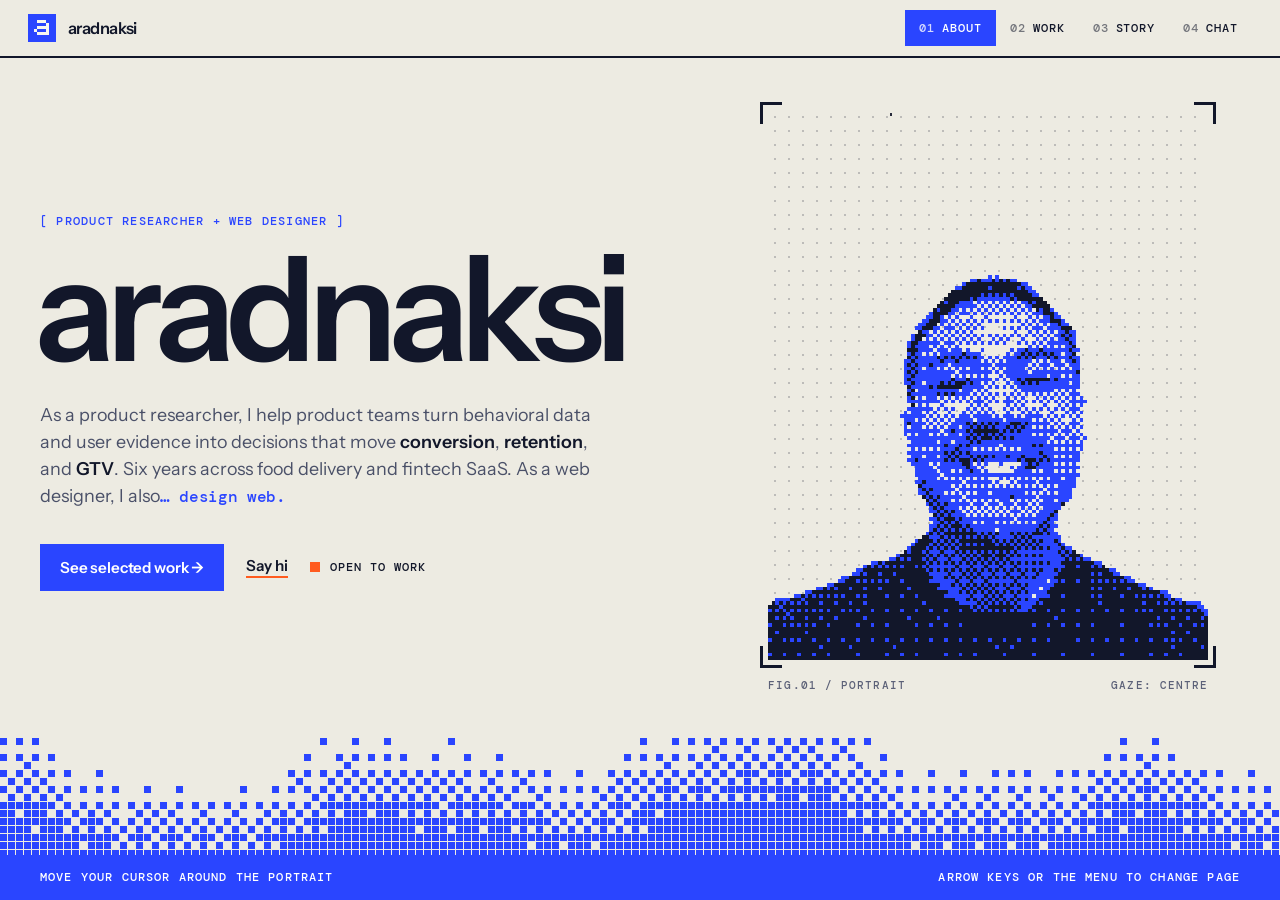
<file: index.html>
<!DOCTYPE html>
<html lang="en">
<head>
<meta charset="UTF-8">
<meta name="viewport" content="width=device-width, initial-scale=1.0">
<title>aradnaksi — product researcher & web designer</title>
<meta name="description" content="Aradnaksi is a product researcher and web designer. Six years across food delivery and fintech SaaS, turning user evidence into decisions that move conversion and retention.">
<meta name="theme-color" content="#EDEBE2">
<meta property="og:title" content="aradnaksi — product researcher & web designer">
<meta property="og:description" content="Product research and web design: user evidence turned into decisions that move conversion and retention.">
<meta property="og:type" content="website">
<link rel="icon" href="/favicon.svg" type="image/svg+xml">
<link rel="icon" href="/favicon-32.png" type="image/png" sizes="32x32">
<link rel="apple-touch-icon" href="/apple-touch-icon.png">
<link rel="preconnect" href="https://fonts.googleapis.com">
<link rel="preconnect" href="https://fonts.gstatic.com" crossorigin>
<link href="https://fonts.googleapis.com/css2?family=DM+Mono:wght@400;500&family=Instrument+Sans:wght@400;500;600;700&display=swap" rel="stylesheet">
<link rel="stylesheet" href="css/main.css">
<link rel="preload" href="content/gaze/px-center.png" as="image" fetchpriority="high">
</head>
<body data-page="about">

  <header class="bar">
    <a class="logo" data-go="about" role="button" tabindex="0" aria-label="aradnaksi, home">
      <svg viewBox="0 0 28 28" aria-hidden="true" shape-rendering="crispEdges"><rect width="28" height="28" fill="#2A45FF"/><path fill="#F7F6F0" d="M9 9h9v3h-9zM18 12h3v3h-3zM9 15h12v3h-12zM6 18h3v3h-3zM9 21h12v3h-12zM18 15h3v9h-3z" transform="translate(0 -3)"/></svg>
      <span class="logo-word">aradnaksi</span>
    </a>
    <nav aria-label="Primary">
      <span class="nav-pill" aria-hidden="true"></span>
      <a data-go="about" class="active"><i>01</i>About</a>
      <a data-go="work"><i>02</i>Work</a>
      <a data-go="story"><i>03</i>Story</a>
      <a data-go="chat"><i>04</i>Chat</a>
    </nav>
  </header>

  <!-- pixelate filter: samples one dot per block-sized tile and grows it back to a block. js/app.js animates the block size. -->
  <svg width="0" height="0" style="position:absolute" aria-hidden="true" focusable="false">
    <filter id="pxf" x="0" y="0" width="100%" height="100%" color-interpolation-filters="sRGB">
      <feFlood x="11" y="11" width="2" height="2" flood-color="#000"/>
      <feComposite width="24" height="24"/>
      <feTile result="px-tiles"/>
      <feComposite in="SourceGraphic" in2="px-tiles" operator="in"/>
      <feMorphology operator="dilate" radius="12"/>
    </filter>
  </svg>

  <canvas id="trail" aria-hidden="true"></canvas>
  <svg id="gazeSvg" aria-hidden="true">
    <path id="gazePath" d=""/>
    <g id="gazeNode"><rect class="gn-dot" x="-5" y="-5" width="10" height="10"/><rect class="gn-bg" x="12" y="6" width="80" height="20"/><text class="gn-txt" x="19" y="20">GAZE 0°</text></g>
  </svg>

  <div class="viewport">
    <div class="track" id="track">

      <!-- ABOUT -->
      <section class="page page--about" data-page="about">
        <div class="hero">
          <div class="intro">
            <p class="kick">[ Product researcher + web designer ]</p>
            <h1 id="heroName" aria-label="aradnaksi">aradnaksi</h1>
            <p class="lead">As a product researcher, I help product teams turn behavioral data and user evidence into decisions that move <b>conversion</b>, <b>retention</b>, and <b>GTV</b>. Six years across food delivery and fintech SaaS. As a web designer, I also<span class="wink">&hellip; design web.</span></p>
            <div class="ctas">
              <a class="btn" data-go="work" role="button" tabindex="0">See selected work &rarr;</a>
              <a class="textlink" data-go="chat" role="button" tabindex="0">Say hi</a>
              <span class="status">Open to work</span>
            </div>
          </div>
          <div class="stage">
            <figure class="scope" id="scope">
              <div class="scope-clip"><div class="scope-grid" aria-hidden="true"></div>
              <img id="gaze" src="content/gaze/px-center.png" width="144" height="180" decoding="async" draggable="false" alt="Pixel portrait of Aradnaksi, whose head turns to look toward your cursor"></div>
              <span class="c tl" aria-hidden="true"></span><span class="c tr" aria-hidden="true"></span><span class="c bl" aria-hidden="true"></span><span class="c br" aria-hidden="true"></span>
              <figcaption class="scope-cap"><span>Fig.01 / Portrait</span><span id="gazeRead">Gaze: centre</span></figcaption>
            </figure>
          </div>
        </div>
        <div class="hero-foot">
          <canvas class="edge" data-mode="up" data-cell="8" data-seed="1.7" aria-hidden="true"></canvas>
          <div class="strip"><span>Move your cursor around the portrait</span><span class="strip-keys">Arrow keys or the menu to change page</span></div>
        </div>
      </section>

      <!-- WORK -->
      <section class="page page--work" data-page="work">
        <div class="work-top">
          <div class="wrap">
            <p class="kick">[ From 2020 until today ]</p>
            <h2 class="work-h">Selected work</h2>
            <p class="work-sub">Websites I&rsquo;ve designed and built, and the product research behind the decisions. Tap any project to read the story.</p>
            <div class="stats">
              <div class="stat"><b>6</b><span>years in product research, across food delivery and fintech SaaS</span></div>
              <div class="stat"><b id="statProjects">&ndash;</b><span>projects in this index</span></div>
              <div class="stat"><b>4</b><span>disciplines: design, development, e-commerce, research</span></div>
            </div>
          </div>
        </div>
        <canvas class="edge work-edge" data-mode="down" data-cell="8" data-seed="4.2" aria-hidden="true"></canvas>
        <div class="work-body">
          <div class="filters" id="filters">
            <button class="chip active" data-filter="all">All</button>
            <button class="chip" data-filter="design">Website design</button>
            <button class="chip" data-filter="development">Development</button>
            <button class="chip" data-filter="ecommerce">E-commerce</button>
            <button class="chip" data-filter="research">Product research</button>
          </div>
          <div class="work-list" id="workList"></div>
        </div>
      </section>

      <!-- STORY (rendered from content/story.json; edit it in the CMS) -->
      <section class="page page--story" data-page="story">
        <canvas class="field" id="field" aria-hidden="true"></canvas>
        <div id="storyRoot">
          <div class="story">
            <div class="wrap">
              <p class="kick">[ The long version ]</p>
              <h2 class="stub-h">Story</h2>
              <p class="stub-p">Coming soon &mdash; how I got from information systems into product research, six years across food delivery and fintech, and the fashion and design detours in between.</p>
              <span class="tag">In progress</span>
            </div>
          </div>
        </div>
      </section>

      <!-- CHAT -->
      <section class="page page--chat" data-page="chat">
        <canvas class="globe" id="globe" aria-hidden="true"></canvas>
        <div class="chat">
          <div class="wrap">
            <p class="kick">[ Say hello ]</p>
            <h2 class="stub-h">Let&rsquo;s chat</h2>
            <p class="stub-p">Got a product to untangle or a site to build? I&rsquo;m around &mdash; drop me a line.</p>
            <a class="mail" href="mailto:iskandara@live.com">iskandara@live.com</a>
            <div class="ctas ctas--chat">
              <a class="btn btn--orange" href="mailto:iskandara@live.com">Write an email &rarr;</a>
              <button class="btn btn--ghost" id="copyMail" type="button">Copy email</button>
              <a class="btn btn--ghost" href="https://www.linkedin.com/in/iskandara/" target="_blank" rel="noopener">LinkedIn</a>
            </div>
          </div>
        </div>
      </section>

    </div>
  </div>

  <!-- CASE STUDY OVERLAY (filled + animated by JS) -->
  <div class="case" id="caseOverlay" hidden aria-hidden="true">
    <div class="case-scroll">
      <div class="case-bar">
        <button class="case-back" data-close><svg viewBox="0 0 24 24" fill="none"><path d="M15 5l-7 7 7 7" stroke="currentColor" stroke-width="2.4" stroke-linecap="square"/></svg>Back to work</button>
        <span class="case-word">aradnaksi</span>
        <button class="case-close" data-close aria-label="Close">&#10005;</button>
        <span class="case-progress" aria-hidden="true"></span>
      </div>
      <div class="case-inner" id="caseInner"></div>
    </div>
  </div>

<script src="js/app.js" defer></script>

<!-- Cloudflare Web Analytics -->
<script type="module" src="https://static.cloudflareinsights.com/beacon.min.js" data-cf-beacon='{"token": "14f4acf298574309ba82d1ef30da046e"}'></script>
<!-- End Cloudflare Web Analytics -->
</body>
</html>
</file>
<file: css/main.css>
/* ==========================================================
   aradnaksi — pixel system
   Palette from the Maxpay reference: cream / navy / cobalt, orange as the single accent.
   Radius is 0 everywhere. Depth is a hard offset shadow, never a blur.
   ========================================================== */
:root{
  --cream:#EDEBE2; --paper:#F7F6F0; --navy:#12172A; --cobalt:#2A45FF; --orange:#FF5B1F; --tan:#DCD2BC;
  --ink:#12172A; --ink-soft:#4A5068; --muted:#5C6178; --line:rgba(18,23,42,.18);
  --font:"Instrument Sans",system-ui,sans-serif;
  --mono:"DM Mono",ui-monospace,SFMono-Regular,Menlo,monospace;
  --ease:cubic-bezier(.16,1,.3,1); --ease-io:cubic-bezier(.76,0,.24,1);
  --bar:58px; --px:2px;
  --bg:var(--cream); --fg:var(--navy);
}
body[data-page="about"],body[data-page="work"]{--bg:var(--cream);--fg:var(--navy)}
body[data-page="story"]{--bg:var(--tan);--fg:var(--navy)}
body[data-page="chat"]{--bg:var(--navy);--fg:var(--cream)}

*{box-sizing:border-box;margin:0;padding:0}
html,body{height:100%}
html{-webkit-font-smoothing:antialiased;text-rendering:optimizeLegibility}
body{font-family:var(--font);color:var(--fg);background:var(--bg);overflow:hidden;
  transition:background-color .62s var(--ease-io),color .62s var(--ease-io)}
h1,h2,.case-title,.cs-h-title{text-wrap:balance}
.lead,.work-desc,.cs-text p,.stub-p,.work-sub{text-wrap:pretty}
:focus-visible{outline:3px solid var(--orange);outline-offset:3px}
.work-link:focus-visible{outline-offset:-6px}
::selection{background:var(--cobalt);color:#fff}

/* ---------- shared bits ---------- */
.wrap{max-width:1200px;margin:0 auto;padding:0 40px}
.kick{font:500 .76rem var(--mono);letter-spacing:.1em;text-transform:uppercase;color:var(--cobalt)}
.btn{display:inline-flex;align-items:center;gap:10px;font:600 .95rem var(--font);letter-spacing:-.01em;text-decoration:none;cursor:pointer;
  background:var(--cobalt);color:#fff;border:2px solid var(--cobalt);padding:12px 18px;
  transition:transform .18s var(--ease),box-shadow .18s var(--ease)}
.btn:hover{transform:translate(-3px,-3px);box-shadow:4px 4px 0 var(--navy)}
.btn:active{transform:translate(0,0);box-shadow:none}
.btn--orange{background:var(--orange);border-color:var(--orange);color:var(--navy)}
.btn--ghost{background:transparent;color:inherit;border-color:currentColor}
.textlink{font:600 .95rem var(--font);cursor:pointer;color:var(--fg);border-bottom:2px solid var(--orange);padding-bottom:1px}
.textlink:hover{border-color:var(--cobalt)}
.status{display:inline-flex;align-items:center;gap:10px;font:500 .74rem var(--mono);letter-spacing:.08em;text-transform:uppercase}
.status::before{content:"";width:10px;height:10px;background:var(--orange)}
.edge{display:block;width:100%;pointer-events:none}

/* ---------- top bar ---------- */
.bar{position:fixed;top:0;left:0;right:0;height:var(--bar);z-index:80;display:flex;align-items:center;justify-content:space-between;padding:0 28px;
  background:var(--bg);color:var(--fg);border-bottom:2px solid var(--fg);
  transition:background-color .62s var(--ease-io),color .62s var(--ease-io),border-color .62s var(--ease-io),opacity .3s}
body.case-open .bar{opacity:0;pointer-events:none}
.logo{display:flex;align-items:center;gap:12px;color:inherit;text-decoration:none;cursor:pointer}
.logo svg{width:28px;height:28px;display:block}
.logo-word{font:600 1.02rem var(--font);letter-spacing:-.035em}
nav{position:relative;display:flex;align-items:center}
nav a{position:relative;z-index:1;font:500 .74rem var(--mono);letter-spacing:.08em;text-transform:uppercase;color:inherit;text-decoration:none;padding:10px 14px;cursor:pointer;white-space:nowrap;transition:color .25s}
nav a i{font-style:normal;opacity:.55;margin-right:7px}
nav a.active{color:#fff}
nav a.active i{opacity:.8}
.nav-pill{position:absolute;top:50%;left:0;height:36px;margin-top:-18px;width:0;background:var(--cobalt);z-index:0;pointer-events:none}
.nav-pill.ready{transition:transform .55s var(--ease-io),width .55s var(--ease-io)}

/* ---------- pixel overlays ---------- */
#trail{position:fixed;inset:0;width:100vw;height:100vh;z-index:1;pointer-events:none}
#gazeSvg{position:fixed;inset:0;width:100vw;height:100vh;z-index:60;pointer-events:none;opacity:0;transition:opacity .2s}
#gazeSvg.on{opacity:1}
#gazePath{fill:none;stroke:var(--orange);stroke-width:2;stroke-dasharray:7 6}
.gn-dot{fill:var(--orange)}
.gn-bg{fill:var(--navy)}
.gn-txt{fill:#F7F6F0;font:500 11px var(--mono);letter-spacing:.06em}

/* ---------- swipe shell ---------- */
.viewport{position:fixed;inset:0;overflow:hidden;z-index:2}
.track{display:flex;height:100%;width:400vw;transition:transform .62s var(--ease-io)}
.page{flex:0 0 100vw;height:100vh;height:100dvh;overflow-y:auto;overflow-x:hidden;-webkit-overflow-scrolling:touch;padding-top:var(--bar);position:relative}

/* ---------- ABOUT ---------- */
.page--about{display:flex;flex-direction:column}
.hero{width:100%;max-width:1280px;margin:0 auto;flex:1 0 auto;padding:28px 40px 20px;display:grid;grid-template-columns:minmax(0,1.12fr) minmax(0,.88fr);gap:56px;align-items:center}
.intro{min-width:0}
h1{font-weight:600;font-size:clamp(3.6rem,11.4vw,10rem);line-height:.84;letter-spacing:-.062em;margin:18px 0 0 -.04em;white-space:nowrap;color:var(--fg)}
.ch{display:inline-block;opacity:0;transform:translateY(.5em);animation:chin .8s var(--ease) forwards;animation-delay:calc(.1s + var(--i)*.05s)}
@keyframes chin{to{opacity:1;transform:none}}
.lead{font-size:clamp(1.05rem,1.4vw,1.24rem);line-height:1.5;color:var(--ink-soft);max-width:46ch;margin-top:32px}
.lead b{color:var(--ink);font-weight:600}
.wink{font:500 .9em var(--mono);color:var(--cobalt);letter-spacing:-.02em}
.ctas{display:flex;align-items:center;flex-wrap:wrap;gap:16px 22px;margin-top:34px}
.stage{display:flex;justify-content:center;min-width:0}
.scope{position:relative;width:min(100%,440px,calc((100dvh - 320px)*.8));min-width:300px;aspect-ratio:4/5;margin:0 0 34px;touch-action:none;user-select:none;overflow:visible}
.scope-clip{position:absolute;inset:0;overflow:hidden}
.scope-grid{position:absolute;inset:0;background-image:radial-gradient(rgba(18,23,42,.22) 1px,transparent 1.3px);background-size:14px 14px}
.scope img{position:absolute;inset:0;width:100%;height:100%;object-fit:contain;image-rendering:pixelated;-webkit-user-drag:none;transform:scale(1.2);transform-origin:50% 80%}
.scope .c{position:absolute;width:22px;height:22px;border:0 solid var(--navy)}
.c.tl{top:-8px;left:-8px;border-top-width:3px;border-left-width:3px}
.c.tr{top:-8px;right:-8px;border-top-width:3px;border-right-width:3px}
.c.bl{bottom:-8px;left:-8px;border-bottom-width:3px;border-left-width:3px}
.c.br{bottom:-8px;right:-8px;border-bottom-width:3px;border-right-width:3px}
.scope-cap{position:absolute;left:0;right:0;top:100%;margin-top:18px;display:flex;justify-content:space-between;gap:12px;font:500 .68rem var(--mono);letter-spacing:.1em;text-transform:uppercase;color:var(--muted)}
.hero-foot{margin-top:auto}
.hero-foot .edge{height:clamp(70px,13vh,140px)}
.strip{background:var(--cobalt);color:#fff;font:500 .72rem var(--mono);letter-spacing:.1em;text-transform:uppercase;padding:15px 40px;display:flex;justify-content:space-between;gap:20px;flex-wrap:wrap}

/* ---------- WORK ---------- */
.work-top{background:var(--cobalt);color:#fff;padding:64px 0 36px}
.work-top .kick{color:#CFD6FF}
.work-h{font-weight:600;font-size:clamp(3rem,8vw,7rem);line-height:.88;letter-spacing:-.055em;margin-top:16px}
.work-sub{font-size:1.1rem;line-height:1.5;color:#E3E7FF;margin-top:20px;max-width:52ch}
.stats{display:grid;grid-template-columns:repeat(3,minmax(0,1fr));gap:28px;margin-top:52px}
.stat b{display:block;font-weight:600;font-size:clamp(2.8rem,6.4vw,5.4rem);letter-spacing:-.06em;line-height:.95}
.stat span{display:block;margin-top:12px;font-size:.95rem;line-height:1.4;color:#DDE2FF;max-width:26ch}
.work-edge{height:120px;margin-top:-1px}
.work-body{max-width:1200px;margin:0 auto;padding:0 40px 100px}
.filters{display:flex;flex-wrap:wrap;gap:10px;margin:0 0 36px}
.chip{font:500 .74rem var(--mono);letter-spacing:.08em;text-transform:uppercase;color:var(--navy);cursor:pointer;background:transparent;border:2px solid var(--navy);padding:9px 14px;transition:background-color .16s,color .16s,transform .16s var(--ease)}
.chip:hover{transform:translate(-2px,-2px);box-shadow:3px 3px 0 var(--navy)}
.chip.active{background:var(--navy);color:var(--cream)}
.work-list{display:grid;grid-template-columns:repeat(2,minmax(0,1fr));gap:28px}
.work{grid-column:span 1;position:relative;background:var(--paper);border:2px solid var(--navy);opacity:0;transform:translateY(24px);
  transition:opacity .7s var(--ease),transform .7s var(--ease),box-shadow .2s var(--ease)}
.work.in{opacity:1;transform:none}
.work.in:hover{transform:translate(-4px,-4px);box-shadow:8px 8px 0 var(--navy)}
.work.hide{display:none}
.work.is-wide{grid-column:1/-1}
.work-link{display:block;width:100%;text-align:left;background:none;border:none;font:inherit;color:inherit;cursor:pointer;padding:24px 24px 26px}
.work-head{display:flex;justify-content:space-between;align-items:flex-start;gap:14px 16px;flex-wrap:wrap}
.work-title-row{display:flex;align-items:baseline;gap:12px;min-width:0;flex-wrap:wrap}
.work-no{font:500 .78rem var(--mono);letter-spacing:.06em;color:var(--cobalt);flex:none}
.work-title{font-weight:600;font-size:clamp(1.3rem,2vw,1.55rem);letter-spacing:-.035em;line-height:1.05;min-width:0;overflow-wrap:break-word}
.work-cat{display:inline-block;font:500 .66rem var(--mono);letter-spacing:.08em;text-transform:uppercase;color:var(--cobalt);border:1.5px solid var(--cobalt);padding:4px 8px;white-space:nowrap}
.work-desc{margin-top:14px;color:var(--ink-soft);line-height:1.5;font-size:1rem;display:-webkit-box;-webkit-line-clamp:4;-webkit-box-orient:vertical;overflow:hidden}
.work-more{display:inline-block;margin-top:18px;font:500 .76rem var(--mono);letter-spacing:.08em;text-transform:uppercase;color:var(--navy);border-bottom:2px solid var(--orange);padding-bottom:2px}
.work:hover .work-more{border-color:var(--cobalt)}
.frame{margin-top:20px;border:2px solid var(--navy);overflow:hidden;background:var(--cream)}
.frame-body{aspect-ratio:16/9;display:grid;place-items:center;position:relative;background:var(--cream)}
.frame-body img{position:absolute;inset:0;width:100%;height:100%;object-fit:cover;display:block;transition:transform .9s var(--ease)}
.work:hover .frame-body img{transform:scale(1.035)}
.px-cover{position:absolute;inset:0;width:100%;height:100%;image-rendering:pixelated;z-index:2;pointer-events:none}
.frame--type .frame-body{background:var(--cobalt)}
.frame-type{font-weight:600;font-size:clamp(1.3rem,3.2vw,2.3rem);letter-spacing:-.045em;line-height:1.05;color:#fff;padding:0 20px;max-width:100%;overflow-wrap:anywhere;text-align:center;position:relative;z-index:1}
.work.is-wide .frame-type{font-size:clamp(1.8rem,4vw,3rem)}
.frame--type .frame-body::before{content:"";position:absolute;inset:0;background:conic-gradient(rgba(255,255,255,.14) 25%,transparent 0 50%,rgba(255,255,255,.14) 0 75%,transparent 0) 0 0/8px 8px}
.work.is-wide .work-link{display:grid;grid-template-columns:.78fr 1.22fr;column-gap:36px;align-content:center;align-items:center;padding:30px}
.work.is-wide .work-head,.work.is-wide .work-desc,.work.is-wide .work-more{grid-column:1}
.work.is-wide .work-title{font-size:clamp(1.6rem,2.6vw,2.2rem)}
.work.is-wide .work-head{flex-direction:column;gap:12px}
.work.is-wide .work-desc{font-size:1.05rem;display:block}
.work.is-wide .work-more{justify-self:start}
.work.is-wide .frame{grid-column:2;grid-row:1/4;margin-top:0}
.work.is-wide.flip .work-link{grid-template-columns:1.22fr .78fr}
.work.is-wide.flip .work-head,.work.is-wide.flip .work-desc,.work.is-wide.flip .work-more{grid-column:2}
.work.is-wide.flip .frame{grid-column:1}
.load-note{color:var(--ink-soft);padding:26px;border:2px dashed var(--navy);text-align:center;line-height:1.55;grid-column:1/-1}
.load-note code{background:rgba(18,23,42,.08);padding:2px 6px;font:500 .9em var(--mono)}
.cursor{position:fixed;left:0;top:0;z-index:120;width:84px;height:84px;margin:-42px 0 0 -42px;background:var(--orange);color:var(--navy);display:grid;place-items:center;
  font:600 .72rem var(--mono);letter-spacing:.1em;text-transform:uppercase;pointer-events:none;transform:translate3d(-200px,-200px,0);scale:.4;opacity:0;transition:scale .3s var(--ease),opacity .2s;box-shadow:4px 4px 0 var(--navy)}
.cursor.on{opacity:1;scale:1}
body.has-bubble .work-link{cursor:none}

/* ---------- STORY ---------- */
.page--story{background:transparent}
.story{position:relative;z-index:2;min-height:calc(100dvh - var(--bar));display:grid;align-items:center}
.field{position:absolute;right:0;top:var(--bar);width:42%;height:calc(100vh - var(--bar));z-index:1;pointer-events:none}
.stub-h{font-weight:600;font-size:clamp(3rem,8vw,7rem);line-height:.88;letter-spacing:-.055em;margin-top:16px;color:inherit}
.stub-p{font-size:1.15rem;line-height:1.55;margin-top:22px;max-width:46ch;color:inherit;opacity:.82}
.tag{margin-top:26px;display:inline-block;background:var(--orange);color:var(--navy);font:600 .78rem var(--mono);letter-spacing:.08em;text-transform:uppercase;padding:8px 13px}

/* story: intro + timeline, then colour bands for books / films / albums, then "now" */
.story-top{position:relative;z-index:2;padding:64px 0 88px}
.story-top .stub-p{max-width:52ch}
.story-top .intro-copy{font-size:clamp(1.15rem,1.9vw,1.5rem);line-height:1.5;margin-top:26px;max-width:46ch;letter-spacing:-.01em}
.tl-h{font-weight:600;font-size:clamp(1.6rem,3vw,2.2rem);letter-spacing:-.045em;margin:72px 0 28px}
.tl{list-style:none;position:relative;max-width:820px}
.tl::before{content:"";position:absolute;left:127px;top:8px;bottom:8px;width:2px;background:var(--navy);opacity:.9}
.tl-item{position:relative;display:grid;grid-template-columns:112px 1fr;gap:0 40px;padding:0 0 38px}
.tl-year{font:500 .8rem var(--mono);letter-spacing:.08em;color:var(--cobalt);padding-top:2px;text-align:right}
.tl-item::before{content:"";position:absolute;left:121px;top:3px;width:14px;height:14px;background:var(--orange);border:2px solid var(--navy)}
.tl-body{padding-left:8px}
.tl-body h4{font-weight:600;font-size:1.25rem;letter-spacing:-.03em;line-height:1.15}
.tl-body p{margin-top:8px;line-height:1.55;max-width:56ch;opacity:.85}
.band-edge{position:relative;z-index:2;height:72px}
.band-edge .edge{height:72px}
.band{position:relative;z-index:2;padding:56px 0 84px}
.band--cobalt{background:var(--cobalt);color:#fff}
.band--navy{background:var(--navy);color:var(--cream)}
.band--paper{background:var(--paper);color:var(--navy)}
.band--tan{background:var(--tan);color:var(--navy)}
.band .kick{color:var(--cobalt)}
.band--cobalt .kick{color:#CFD6FF}
.band--navy .kick{color:#8FA0FF}
.shelf-h{font-weight:600;font-size:clamp(2.2rem,5.4vw,4.4rem);letter-spacing:-.055em;line-height:.92;margin-top:14px}
.picks{list-style:none;display:grid;grid-template-columns:repeat(5,minmax(0,1fr));gap:24px;margin-top:44px}
.cover{position:relative;display:block;width:100%;border:2px solid var(--navy);background:var(--paper);overflow:hidden;box-shadow:5px 5px 0 var(--navy);cursor:pointer;padding:0;font:inherit;color:inherit}
.cover--tall{aspect-ratio:2/3}
.cover--sq{aspect-ratio:1}
.cover img{position:absolute;inset:0;width:100%;height:100%;object-fit:cover;display:block}
.cover canvas{position:absolute;inset:0;width:100%;height:100%;image-rendering:pixelated;transition:opacity .3s steps(4)}
.cover:hover canvas,.cover:focus-visible canvas,.cover.reveal canvas{opacity:0}
.cover--type{display:grid;place-items:center;background:var(--cobalt);color:#fff;padding:14px;text-align:center;cursor:default;box-shadow:5px 5px 0 var(--navy)}
.cover--type span{font-weight:600;font-size:clamp(1.1rem,1.8vw,1.5rem);letter-spacing:-.04em;line-height:1.05;overflow-wrap:anywhere}
.band--cobalt .cover{border-color:var(--navy);box-shadow:5px 5px 0 var(--navy)}
.band--navy .cover{border-color:var(--cream);box-shadow:5px 5px 0 var(--cobalt)}
.band--navy .cover--type{background:var(--cobalt)}
.pick-meta{margin-top:20px}
.pick-no{font:500 .74rem var(--mono);letter-spacing:.08em;opacity:.8}
.pick-meta h4{font-weight:600;font-size:1.15rem;letter-spacing:-.03em;line-height:1.1;margin-top:4px;overflow-wrap:break-word}
.pick-by{font:500 .72rem var(--mono);letter-spacing:.06em;text-transform:uppercase;margin-top:7px;opacity:.78}
.pick-note{font-size:.93rem;line-height:1.48;margin-top:10px;opacity:.9}
.now{display:grid;grid-template-columns:repeat(3,minmax(0,1fr));gap:28px;margin-top:36px}
.now div{border-top:2px solid var(--navy);padding-top:14px}
.now dt{font:500 .74rem var(--mono);letter-spacing:.1em;text-transform:uppercase;color:var(--cobalt)}
.now dd{font-weight:600;font-size:1.25rem;letter-spacing:-.03em;line-height:1.2;margin-top:8px}
.story-end{position:relative;z-index:2;padding:8px 0 96px}
.story-end .btn{margin-top:8px}
.in-step{opacity:0;transform:translateY(14px);transition:opacity .6s steps(5),transform .6s var(--ease)}
.in-step.in{opacity:1;transform:none}

/* story: currently building (two interactive pixel scenes) */
.build-grid{display:grid;grid-template-columns:repeat(2,minmax(0,1fr));gap:36px;margin-top:44px}
.build-card{background:#fff;border:2px solid var(--navy);box-shadow:8px 8px 0 var(--navy);display:flex;flex-direction:column;min-width:0}
.build-bar{display:flex;align-items:center;justify-content:space-between;gap:12px;flex-wrap:wrap;padding:10px 14px;border-bottom:2px solid var(--navy);font:500 .74rem var(--mono);letter-spacing:.08em;text-transform:uppercase}
.build-card--island .build-bar{background:var(--cobalt);color:#fff}
.build-card--tee .build-bar{background:var(--orange);color:var(--navy)}
.build-card--plain .build-bar{background:var(--navy);color:var(--cream)}
.build-bar .dots{display:flex;gap:6px}
.build-bar .dots i{width:9px;height:9px;background:currentColor;opacity:.9}
.build-chip{display:inline-flex;align-items:center;gap:8px}
.build-chip::before{content:"";width:8px;height:8px;background:currentColor}
.build-scene{position:relative;background:var(--cream);border-bottom:2px solid var(--navy)}
.build-scene canvas{display:block;width:100%;height:auto;image-rendering:pixelated;touch-action:manipulation}
.build-scene canvas.pop{animation:scenePop .3s steps(3)}
@keyframes scenePop{0%{transform:translateY(2px)}60%{transform:translateY(-2px)}100%{transform:none}}
.build-act{display:flex;align-items:center;justify-content:space-between;gap:12px 18px;flex-wrap:wrap;padding:14px 18px;border-bottom:2px solid var(--navy);background:var(--paper)}
.build-count{font:500 .74rem var(--mono);letter-spacing:.08em;text-transform:uppercase;color:var(--ink-soft)}
.btn--sm{padding:9px 14px;font-size:.88rem}
.build-text{padding:22px 22px 26px;display:flex;flex-direction:column;gap:0;flex:1}
.build-text h4{font-weight:600;font-size:clamp(1.6rem,2.6vw,2.2rem);letter-spacing:-.05em;line-height:1}
.build-tag{margin-top:8px;font-weight:600;font-size:1.05rem;letter-spacing:-.02em;color:var(--cobalt)}
.build-body{margin-top:14px;line-height:1.55;color:var(--ink-soft);max-width:54ch}
.build-body p+p{margin-top:.8em}
.build-note{margin-top:16px;font:500 .72rem var(--mono);letter-spacing:.08em;text-transform:uppercase;color:var(--muted)}
.build-links{display:flex;align-items:center;flex-wrap:wrap;gap:14px 22px;margin-top:auto;padding-top:22px}
.band--paper .build-links .textlink{color:var(--navy)}
.gal{position:relative;aspect-ratio:1/1;overflow:hidden;background:#F4F4EF;cursor:pointer}
.gal img{position:absolute;inset:0;width:100%;height:100%;object-fit:contain;display:block}
.gal.crisp img,.gal.crisp .px-cover{image-rendering:pixelated}
.gal-cap{display:flex;flex-direction:column;gap:3px;padding:14px 18px;min-height:74px;border-bottom:2px solid var(--navy);background:#fff}
.gal-cap strong{font-weight:600;font-size:1.05rem;letter-spacing:-.03em}
.gal-cap span{font-size:.95rem;line-height:1.4;color:var(--ink-soft)}
.build-title{display:flex;align-items:center;gap:14px}
.build-logo{width:48px;height:48px;flex:none;border:2px solid var(--navy);image-rendering:pixelated;display:block}

/* ---------- CHAT ---------- */
.globe{position:absolute;left:0;right:0;bottom:0;width:100%;height:42vh;z-index:1;pointer-events:none}
.chat{position:relative;z-index:2;min-height:calc(100dvh - var(--bar))}
.chat .wrap{padding-top:72px}
.chat .kick{color:#8FA0FF}
.mail{display:inline-block;margin-top:30px;font-weight:600;font-size:clamp(1.4rem,6vw,4rem);letter-spacing:-.045em;color:var(--cream);text-decoration:none;border-bottom:4px solid var(--orange);padding-bottom:4px;white-space:nowrap;transition:border-color .2s}
.mail:hover{border-color:var(--cobalt)}
.ctas--chat{margin-top:30px}
.chat .btn--ghost:hover{box-shadow:4px 4px 0 var(--cobalt)}

/* ---------- CASE STUDY ---------- */
.case{position:fixed;z-index:95;top:0;left:0;width:0;height:0;background:var(--cream);overflow:hidden;color:var(--navy);
  box-shadow:10px 10px 0 var(--navy);
  transition:top .52s var(--ease-io),left .52s var(--ease-io),width .52s var(--ease-io),height .52s var(--ease-io)}
.case[hidden]{display:none}
.case.open{box-shadow:none}
.case-scroll{position:absolute;inset:0;overflow-y:auto;overflow-anchor:none;opacity:0;transition:opacity .28s ease}
.case.open .case-scroll{opacity:1;transition:opacity .4s ease .16s}
.case-bar{position:sticky;top:0;z-index:5;display:flex;align-items:center;justify-content:space-between;gap:16px;padding:12px 24px;background:var(--navy);color:var(--cream)}
.case-back{font:500 .76rem var(--mono);letter-spacing:.08em;text-transform:uppercase;background:none;border:2px solid var(--cream);cursor:pointer;color:var(--cream);display:inline-flex;align-items:center;gap:8px;padding:8px 12px;transition:background-color .15s,color .15s}
.case-back:hover{background:var(--cream);color:var(--navy)}
.case-back svg{width:14px;height:14px}
.case-word{font:600 1.05rem var(--font);letter-spacing:-.035em}
.case-close{font-size:.95rem;background:none;border:2px solid var(--cream);width:38px;height:38px;cursor:pointer;display:grid;place-items:center;color:var(--cream);transition:background-color .15s,color .15s}
.case-close:hover{background:var(--cream);color:var(--navy)}
.case-progress{position:absolute;left:0;right:0;bottom:0;height:5px;background:var(--orange);transform-origin:0 50%;transform:scaleX(var(--p,0))}
.case-inner{max-width:1080px;margin:0 auto;padding:56px 40px 70px}
.mark{display:inline-block;background:var(--cobalt);color:#fff;font:500 .7rem var(--mono);letter-spacing:.1em;text-transform:uppercase;padding:4px 9px}
.case-head{display:grid;grid-template-columns:.82fr 1fr;gap:44px;align-items:start;padding-bottom:8px}
.case-title{font-weight:600;font-size:clamp(2rem,4.2vw,3.4rem);line-height:1;letter-spacing:-.045em}
.case-title b{font-weight:700}
.case-summary{font-size:1.1rem;line-height:1.55;color:var(--ink)}
.case-challenge{margin-top:28px}
.case-challenge p{margin-top:12px;color:var(--ink-soft);line-height:1.55}
.case-metarow{display:flex;flex-wrap:wrap;gap:24px 40px;margin-top:30px}
.case-metarow > div{min-width:118px}
.case-metarow p{margin-top:11px;color:var(--ink-soft);line-height:1.4;white-space:pre-line}
.case-visit{display:inline-flex;align-items:center;gap:8px;margin-top:30px;text-decoration:none;background:var(--cobalt);color:#fff;font-weight:600;font-size:.95rem;padding:12px 18px;border:2px solid var(--cobalt);transition:transform .18s var(--ease),box-shadow .18s var(--ease)}
.case-visit:hover{transform:translate(-3px,-3px);box-shadow:4px 4px 0 var(--navy)}
.case-visit svg{width:15px;height:15px}
.cs-cover{margin:28px 0 4px}
.cs-block{margin:40px 0}
.cs-banner{position:relative;width:100vw;left:50%;transform:translateX(-50%);height:min(48vh,430px);margin:52px 0;overflow:hidden;display:grid;place-items:center;background:var(--navy)}
.cs-banner img{position:absolute;inset:0;width:100%;height:100%;object-fit:cover}
.cs-banner::after{content:"";position:absolute;inset:0;background:conic-gradient(rgba(18,23,42,.5) 25%,transparent 0 50%,rgba(18,23,42,.5) 0 75%,transparent 0) 0 0/6px 6px}
.cs-banner-title{position:relative;z-index:2;color:#fff;text-align:center;font-weight:600;font-size:clamp(1.9rem,5vw,3.6rem);letter-spacing:-.045em;padding:0 24px;line-height:1;text-shadow:3px 3px 0 var(--navy)}
.cs-kicker{font:500 .78rem var(--mono);letter-spacing:.1em;text-transform:uppercase;color:var(--cobalt)}
.cs-h-title{font-weight:600;font-size:clamp(1.6rem,3.4vw,2.4rem);letter-spacing:-.045em;margin-top:6px}
.cs-text{color:var(--ink-soft);line-height:1.65;font-size:1.08rem;max-width:66ch}
.cs-text p+p{margin-top:1em}
.cs-quote{border-left:6px solid var(--cobalt);padding:6px 0 6px 22px;margin:8px 0;font-size:clamp(1.15rem,2.2vw,1.5rem);line-height:1.4;color:var(--ink);max-width:60ch;font-weight:600;letter-spacing:-.02em}
.cs-list-label{font-weight:600;font-size:1.05rem;margin-bottom:10px;color:var(--ink)}
.cs-list{padding-left:1.25em;color:var(--ink-soft);line-height:1.7;max-width:62ch}
.cs-list li{margin:3px 0}
.cs-list li::marker{color:var(--cobalt);font-weight:700}
.cs-note{background:var(--tan);border:2px solid var(--navy);box-shadow:6px 6px 0 var(--navy);padding:22px 24px;color:var(--navy);line-height:1.55;max-width:72ch}
.cs-figure{margin:0}
.cs-figure figcaption{margin-top:10px;font:500 .74rem var(--mono);letter-spacing:.04em;color:var(--muted)}
.cs-imgframe{border:2px solid var(--navy);overflow:hidden;background:var(--cream)}
.cs-imgframe img{display:block;width:100%}
.cs-gallery{display:grid;gap:16px}
.cs-gallery.n2{grid-template-columns:repeat(2,1fr)}
.cs-gallery.n3{grid-template-columns:repeat(3,1fr)}
.cs-colors-label{font-weight:600;font-size:1.05rem;margin-bottom:16px;color:var(--ink)}
.cs-color-groups{display:grid;gap:24px;grid-template-columns:repeat(2,1fr)}
.cs-color-group h4{font:500 .74rem var(--mono);letter-spacing:.08em;text-transform:uppercase;color:var(--ink-soft)}
.cs-swatches{display:flex;gap:10px;margin-top:12px;flex-wrap:wrap}
.cs-swatch i{display:block;width:60px;height:60px;border:2px solid var(--navy)}
.cs-swatch span{display:block;margin-top:6px;font:500 .66rem var(--mono);color:var(--muted);text-align:center}
.case-foot{margin-top:60px;padding:26px 0 10px;border-top:2px solid var(--navy);display:flex;justify-content:space-between;align-items:center;gap:16px;flex-wrap:wrap}
.case-foot .fn{font-weight:700;font-size:1.4rem;letter-spacing:-.04em}
.case-foot .fs{display:flex;gap:16px}
.case-foot .fs a{color:var(--navy);text-decoration:none;font:500 .76rem var(--mono);letter-spacing:.08em;text-transform:uppercase;border-bottom:2px solid var(--orange)}

/* ---------- responsive ---------- */
@media (max-width:900px){
  .hero{grid-template-columns:1fr;gap:44px;padding:36px 26px 40px}
  .stage{order:2}
  h1{font-size:clamp(3.2rem,17vw,7rem)}
  .wrap,.work-body{padding-left:24px;padding-right:24px}
  .work-top{padding-top:44px}
  .stats{grid-template-columns:1fr;gap:20px;margin-top:36px}
  .stat{display:grid;grid-template-columns:minmax(0,.5fr) minmax(0,1fr);gap:16px;align-items:end}
  .stat span{margin:0;max-width:none}
  .work-list{grid-template-columns:1fr}
  .work.is-wide .work-link{display:block;padding:24px 24px 26px}
  .work.is-wide .frame{margin-top:20px}
  .work.is-wide .work-head{flex-direction:row;gap:14px 16px}
  .work-desc,.work.is-wide .work-desc{display:block}
  .case-head{grid-template-columns:1fr;gap:22px}
  .case-inner{padding:44px 24px 60px}
  .field{width:100%;opacity:.55}
  .strip{padding:14px 24px}
  .strip-keys{display:none}
  .hero-foot .edge{height:110px}
}
@media (max-width:1000px){
  .picks{grid-template-columns:repeat(3,minmax(0,1fr))}
  .build-grid{grid-template-columns:1fr}
}
@media (max-width:640px){
  .tl::before{left:7px}
  .tl-item{grid-template-columns:1fr;padding-left:30px}
  .tl-item::before{left:0}
  .tl-year{text-align:left;margin-bottom:6px}
  .tl-body{padding-left:0}
  .picks{display:flex;overflow-x:auto;scroll-snap-type:x mandatory;gap:18px;padding:0 24px 18px;margin:40px -24px 0;-webkit-overflow-scrolling:touch;scroll-padding-left:24px}
  .pick{flex:0 0 62%;scroll-snap-align:start}
  .now{grid-template-columns:1fr;gap:20px}
  .bar{padding:0 14px}
  .logo-word{display:none}
  nav a{padding:10px 10px}
  nav a i{display:none}
  .work-link,.work.is-wide .work-link{padding:20px 18px 22px}
  .work.is-wide .work-head{flex-direction:column;gap:12px}
  .cs-gallery.n3{grid-template-columns:repeat(2,1fr)}
  .cs-color-groups{grid-template-columns:1fr}
  .stat{grid-template-columns:1fr;gap:6px}
  .mail{font-size:clamp(1.15rem,6.6vw,2rem)}
}
@media (prefers-reduced-motion:reduce){
  .track,.case,.case-scroll,body{transition:none}
  .ch{animation:none;opacity:1;transform:none}
  .work{opacity:1;transform:none;transition:none}
  .nav-pill.ready{transition:none}
  .frame-body img{transition:none}
  .btn,.chip,.case-visit{transition:none}
  .in-step{opacity:1;transform:none;transition:none}
  .cover canvas{transition:none}
  .build-scene canvas.pop{animation:none}
}
</file>
